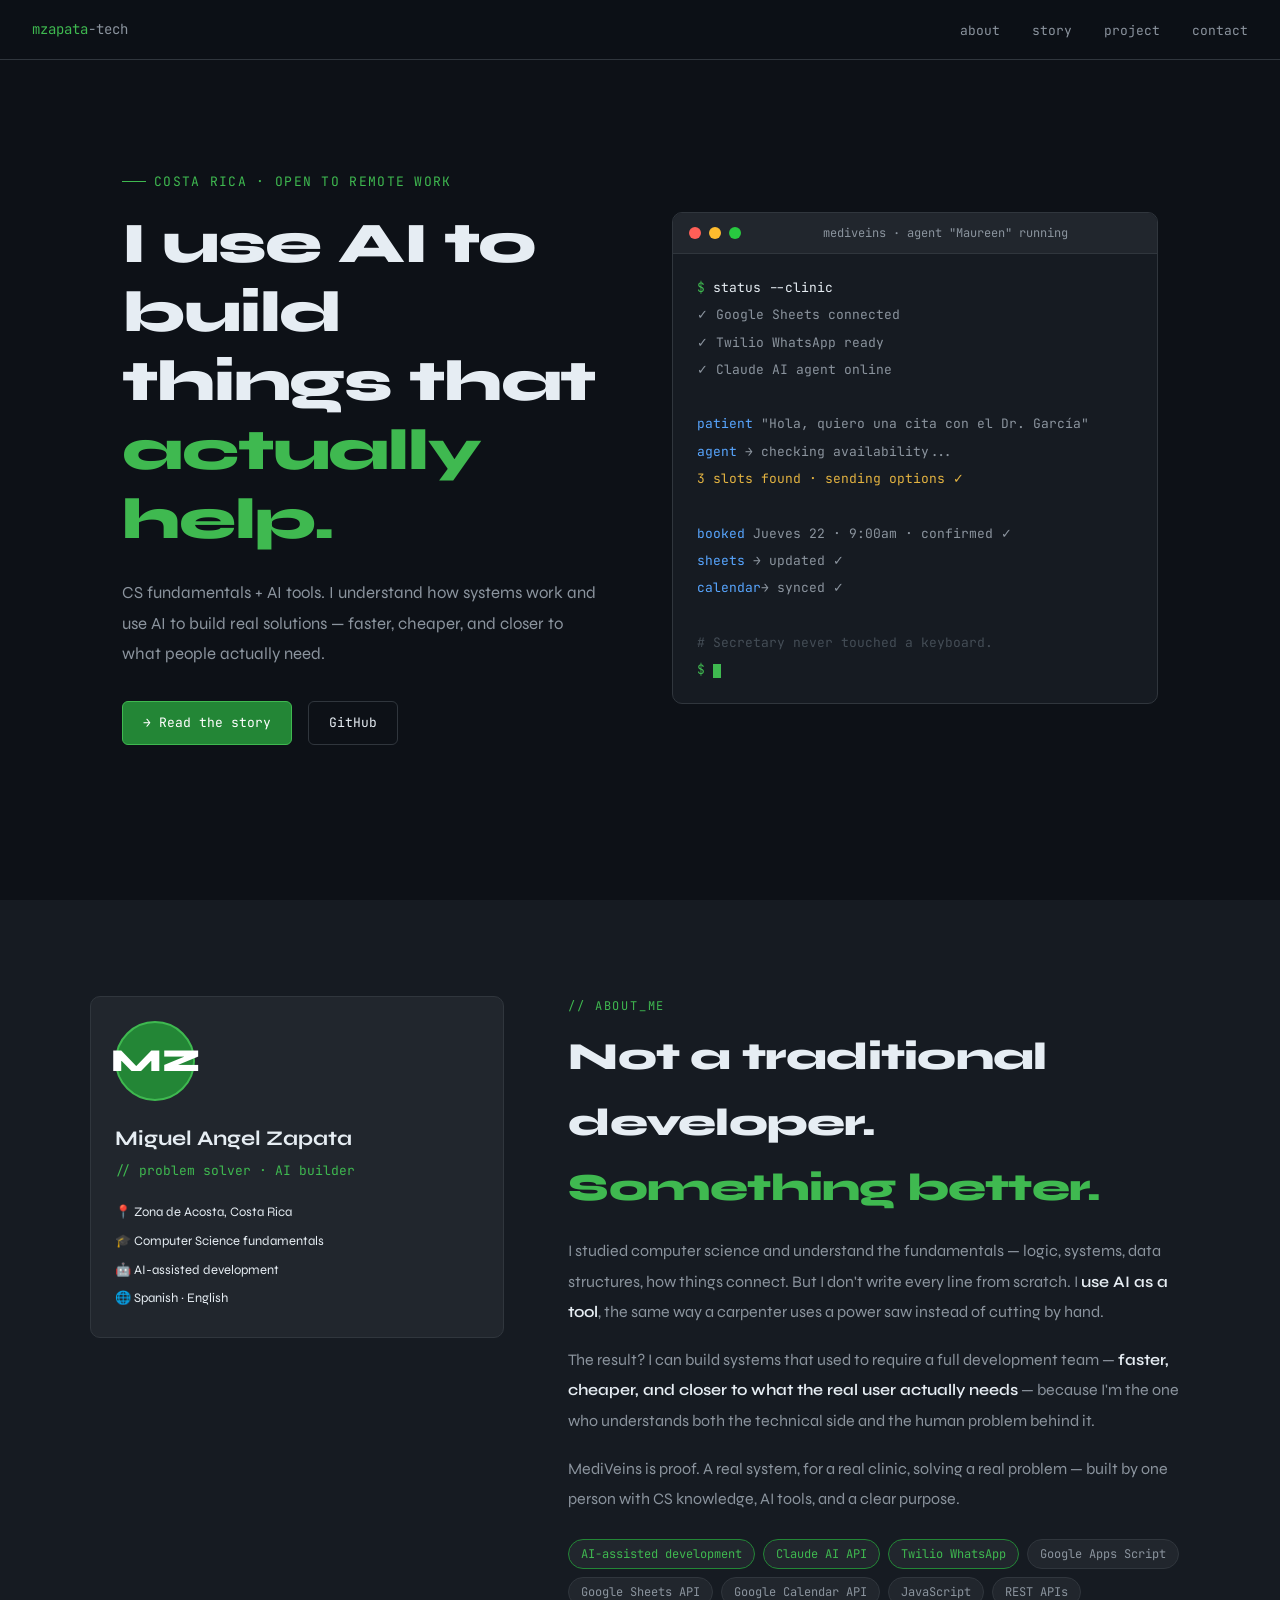
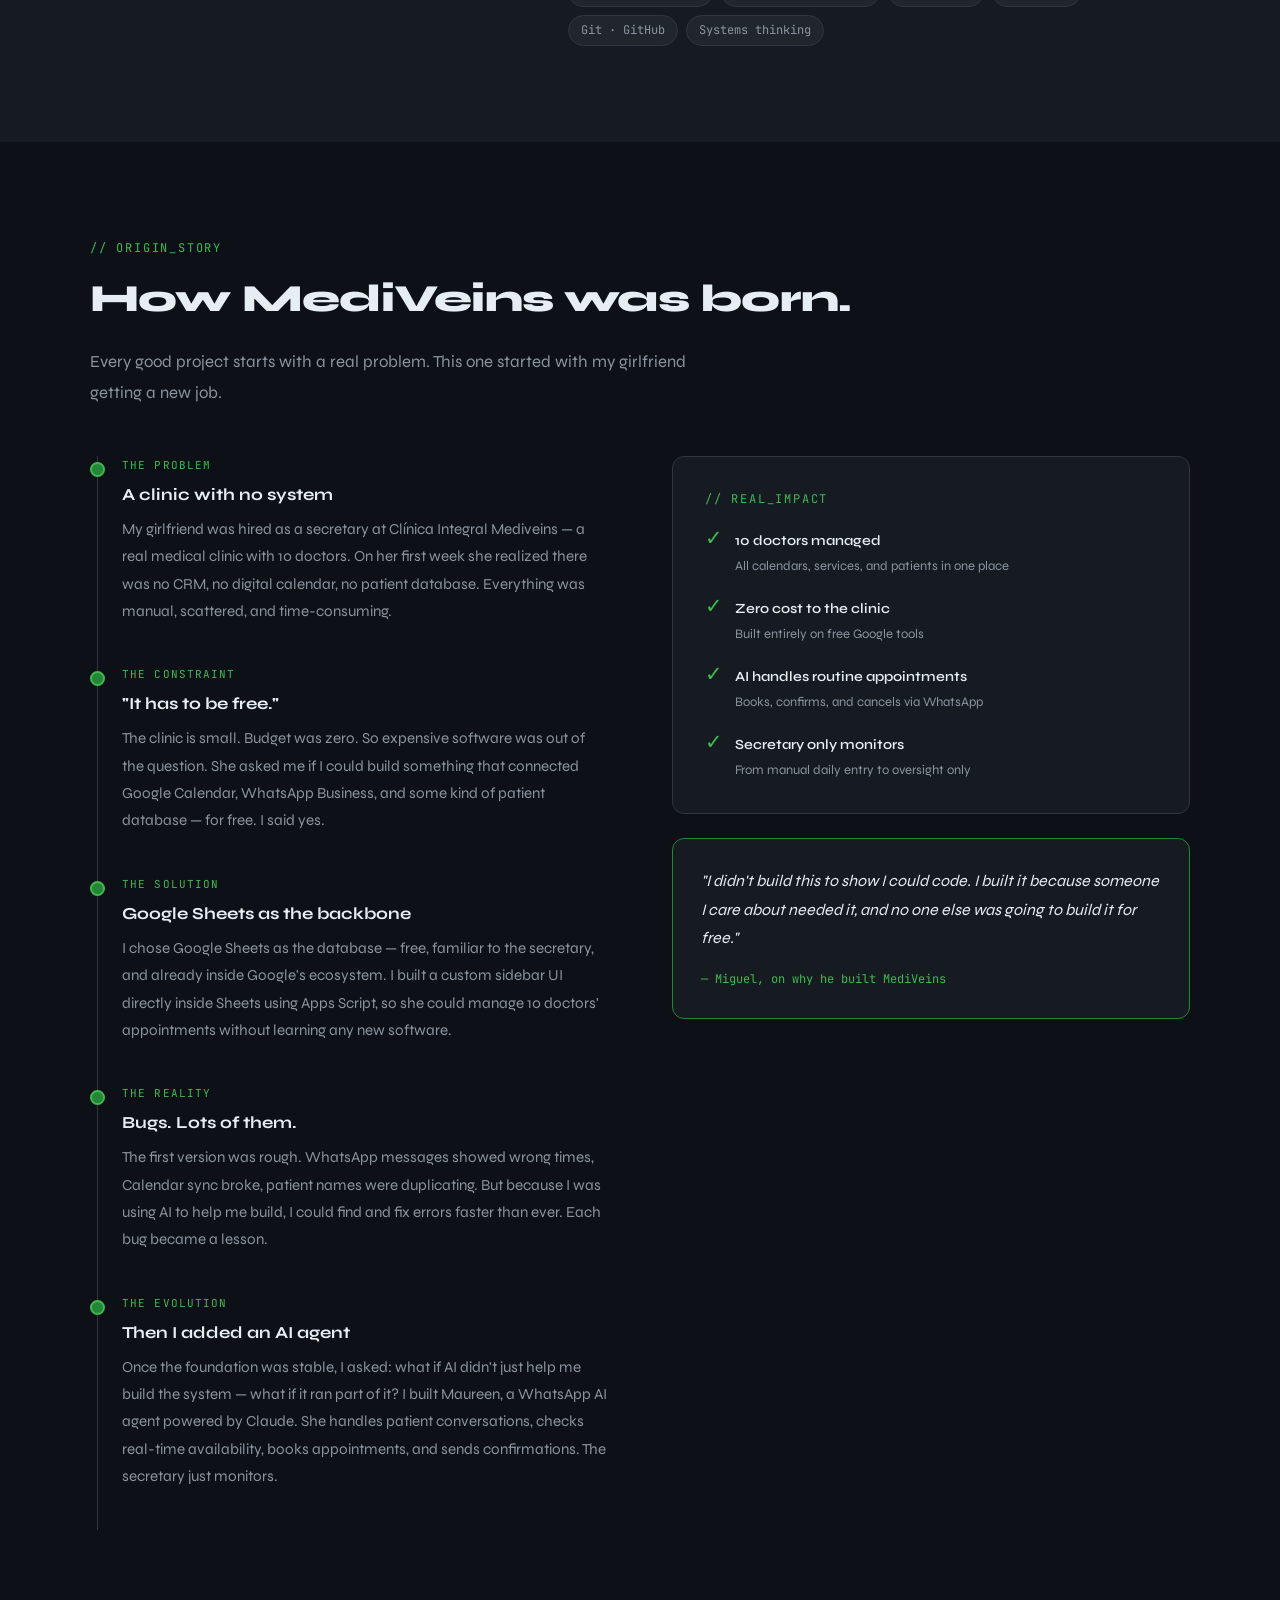
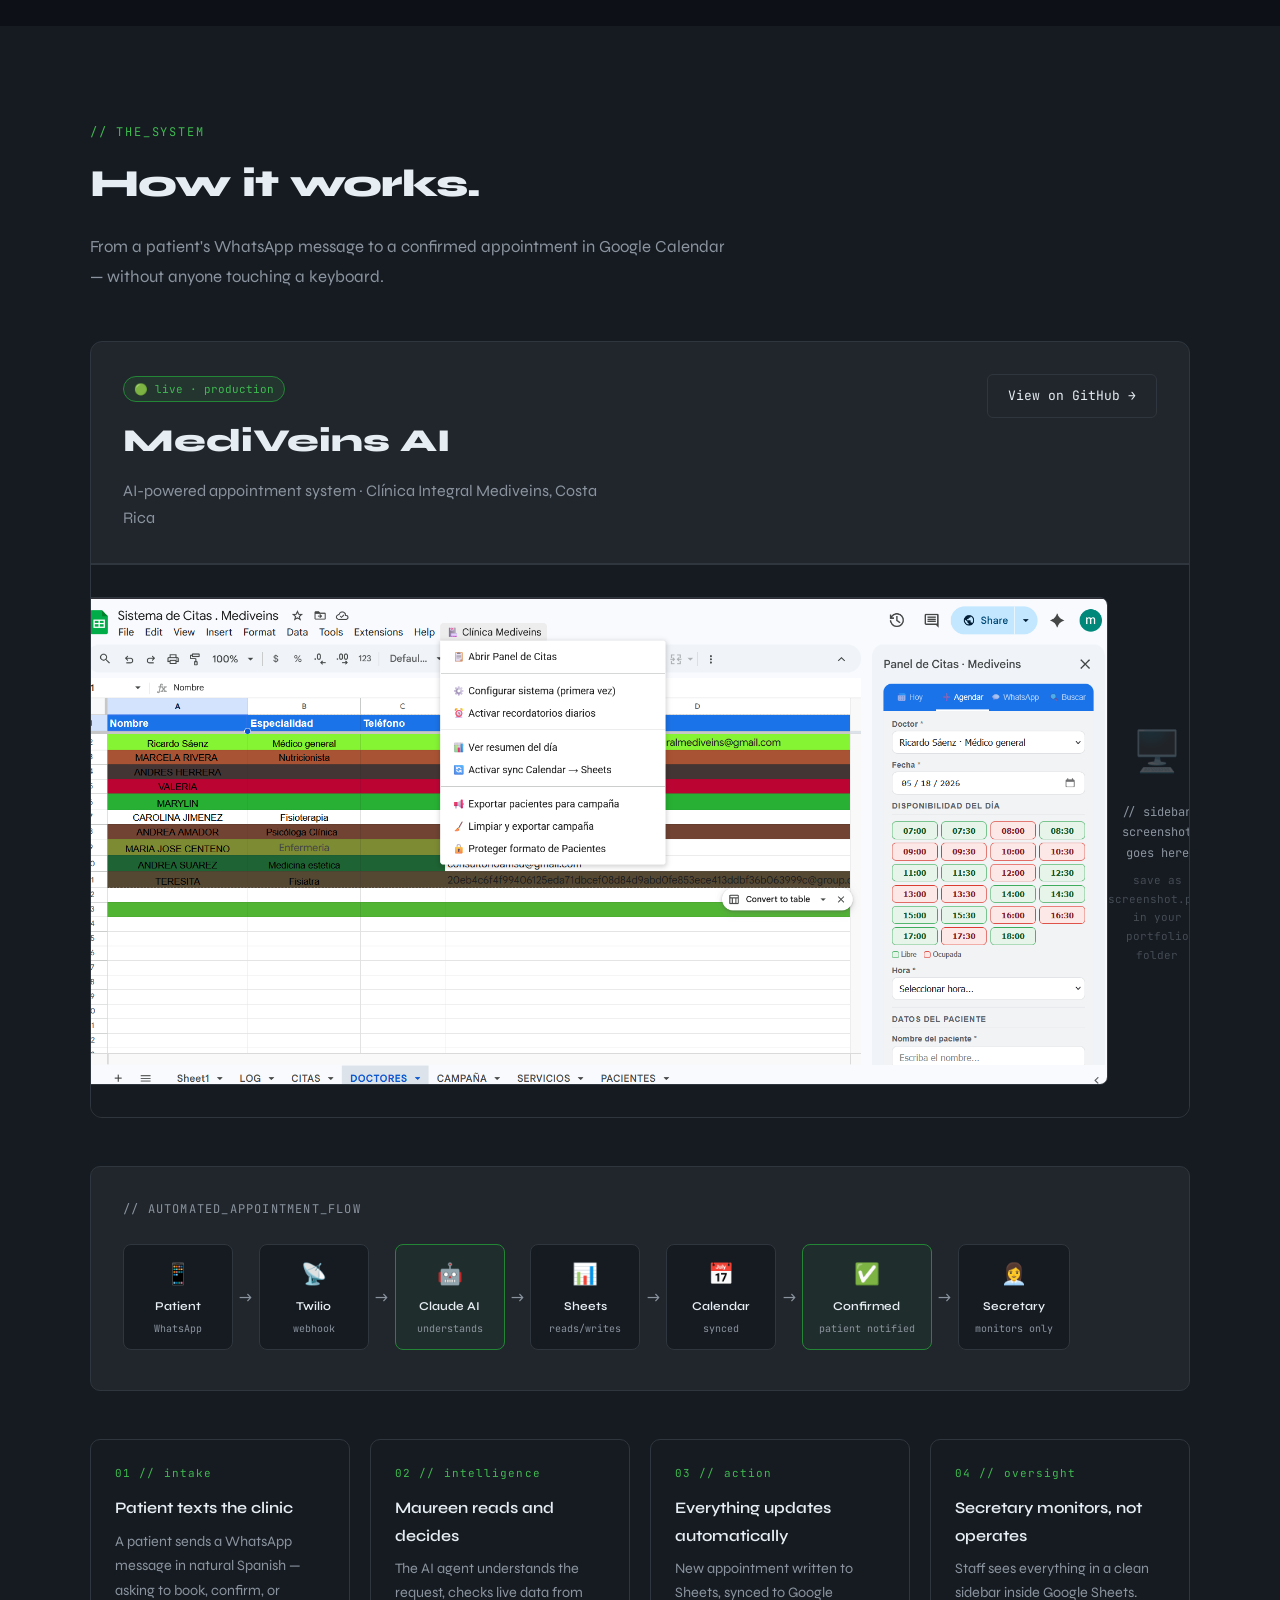
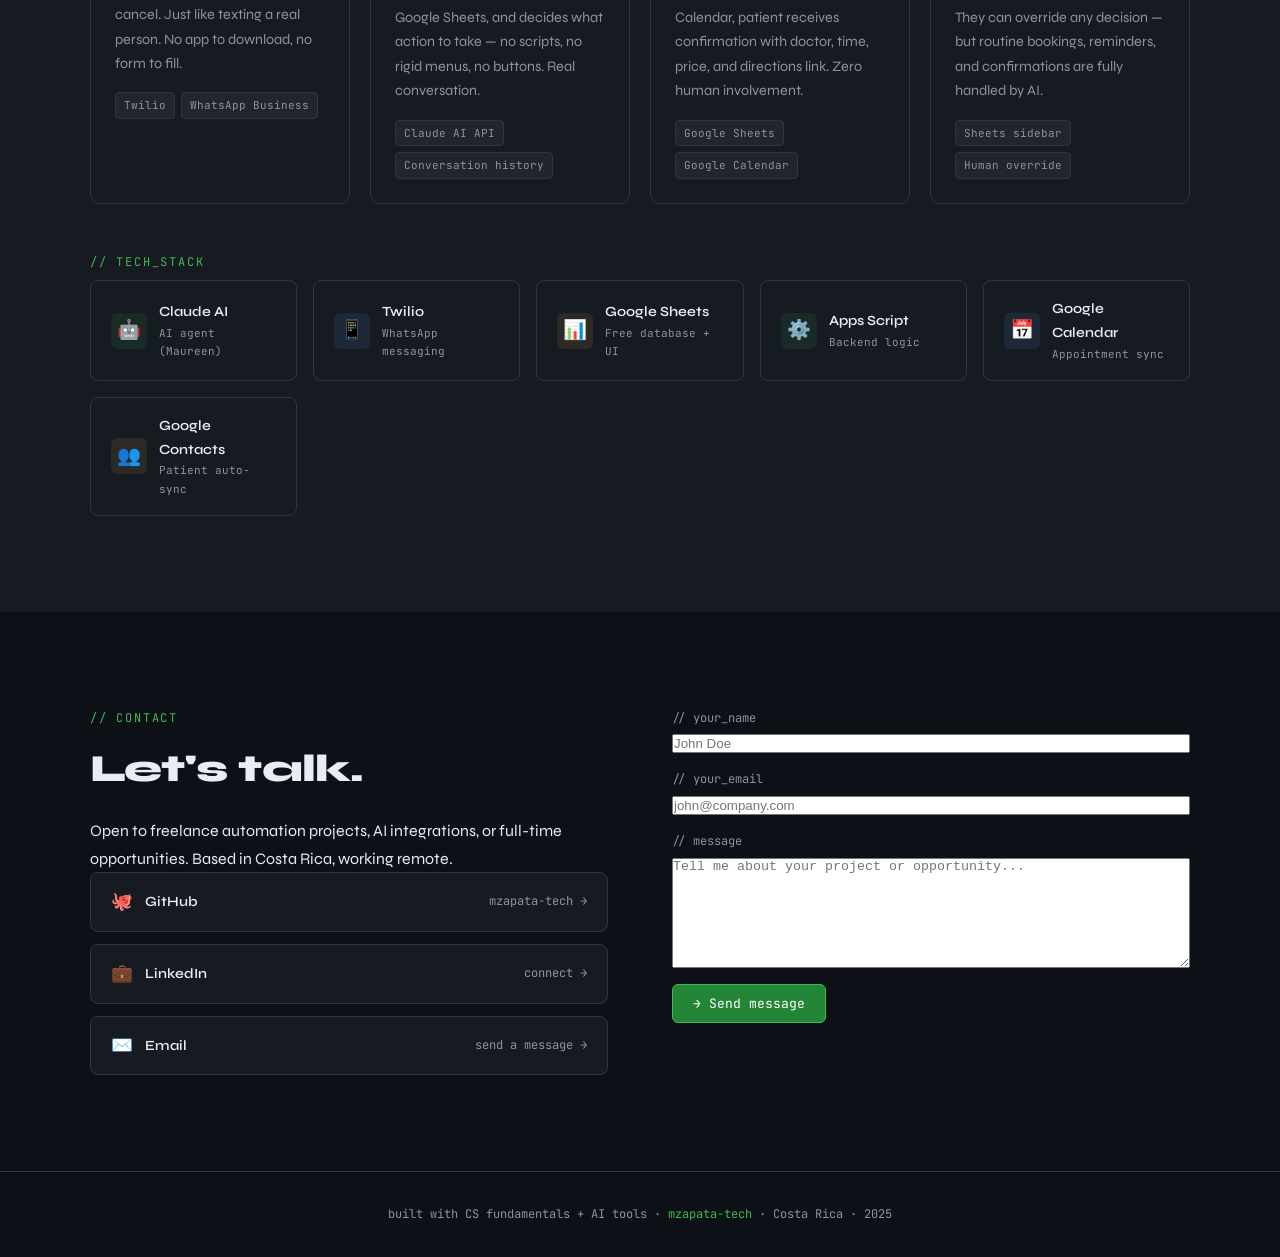
<file: index.html>
<!DOCTYPE html>
<html lang="en">
<head>
<meta charset="UTF-8">
<meta name="viewport" content="width=device-width, initial-scale=1.0">
<title>Miguel Zapata · Problem Solver</title>
<link href="https://fonts.googleapis.com/css2?family=JetBrains+Mono:wght@400;500;700&family=Syne:wght@400;600;800&display=swap" rel="stylesheet">
<style>
  *, *::before, *::after { margin: 0; padding: 0; box-sizing: border-box; }
  :root {
    --bg:#0d1117; --bg2:#161b22; --bg3:#21262d; --border:#30363d;
    --green:#3fb950; --green-dim:#238636; --blue:#58a6ff; --amber:#e3b341;
    --text:#e6edf3; --muted:#8b949e;
    --mono:'JetBrains Mono',monospace; --sans:'Syne',sans-serif;
  }
  html { scroll-behavior: smooth; }
  body { background:var(--bg); color:var(--text); font-family:var(--sans); line-height:1.7; overflow-x:hidden; }

  nav { position:fixed; top:0; left:0; right:0; z-index:100; background:rgba(13,17,23,0.88); backdrop-filter:blur(12px); border-bottom:1px solid var(--border); padding:0 2rem; display:flex; align-items:center; justify-content:space-between; height:60px; }
  .nav-logo { font-family:var(--mono); font-size:14px; color:var(--green); }
  .nav-logo span { color:var(--muted); }
  .nav-links { display:flex; gap:2rem; list-style:none; }
  .nav-links a { font-family:var(--mono); font-size:13px; color:var(--muted); text-decoration:none; transition:color 0.2s; }
  .nav-links a:hover { color:var(--green); }

  #hero { min-height:100vh; display:flex; align-items:center; padding:80px 2rem 4rem; max-width:1100px; margin:0 auto; }
  .hero-grid { display:grid; grid-template-columns:1fr 1fr; gap:4rem; align-items:center; width:100%; }
  .hero-tag { font-family:var(--mono); font-size:13px; color:var(--green); letter-spacing:0.1em; text-transform:uppercase; margin-bottom:1rem; display:flex; align-items:center; gap:8px; }
  .hero-tag::before { content:''; display:inline-block; width:24px; height:1px; background:var(--green); }
  h1 { font-size:clamp(2.2rem,4.5vw,3.8rem); font-weight:800; line-height:1.2; letter-spacing:-0.02em; margin-bottom:1.5rem; }
  h1 .accent { color:var(--green); }
  .hero-desc { font-size:1.05rem; color:var(--muted); margin-bottom:2rem; max-width:480px; line-height:1.8; }
  .hero-btns { display:flex; gap:1rem; flex-wrap:wrap; }
  .btn { font-family:var(--mono); font-size:13px; padding:10px 20px; border-radius:6px; text-decoration:none; transition:all 0.2s; display:inline-flex; align-items:center; gap:8px; cursor:pointer; border:none; }
  .btn-primary { background:var(--green-dim); color:#fff; border:1px solid var(--green); }
  .btn-primary:hover { background:var(--green); color:var(--bg); }
  .btn-secondary { background:transparent; color:var(--text); border:1px solid var(--border); }
  .btn-secondary:hover { border-color:var(--green); color:var(--green); }

  .terminal { background:var(--bg2); border:1px solid var(--border); border-radius:10px; overflow:hidden; font-family:var(--mono); font-size:13px; }
  .terminal-bar { background:var(--bg3); padding:10px 16px; display:flex; align-items:center; gap:8px; border-bottom:1px solid var(--border); }
  .dot { width:12px; height:12px; border-radius:50%; }
  .dot-r{background:#ff5f57;} .dot-y{background:#febc2e;} .dot-g{background:#28c840;}
  .terminal-title { font-size:12px; color:var(--muted); margin-left:auto; margin-right:auto; }
  .terminal-body { padding:1.25rem 1.5rem; line-height:2.1; }
  .t-prompt{color:var(--green);} .t-cmd{color:var(--text);} .t-out{color:var(--muted);}
  .t-key{color:var(--blue);} .t-val{color:var(--amber);} .t-comment{color:#444d56;}
  .cursor { display:inline-block; width:8px; height:14px; background:var(--green); vertical-align:middle; animation:blink 1s step-end infinite; }
  @keyframes blink { 50%{opacity:0;} }

  section { padding:6rem 2rem; }
  .container { max-width:1100px; margin:0 auto; }
  .section-label { font-family:var(--mono); font-size:12px; color:var(--green); letter-spacing:0.15em; text-transform:uppercase; margin-bottom:0.5rem; }
  h2 { font-size:clamp(1.8rem,3vw,2.5rem); font-weight:800; letter-spacing:-0.02em; margin-bottom:1rem; }
  .section-lead { font-size:1.05rem; color:var(--muted); max-width:640px; margin-bottom:3rem; line-height:1.8; }

  #about { background:var(--bg2); }
  .about-grid { display:grid; grid-template-columns:1fr 1.5fr; gap:4rem; align-items:start; }
  .about-card { background:var(--bg3); border:1px solid var(--border); border-radius:10px; padding:1.5rem; }
  .about-avatar { width:80px; height:80px; border-radius:50%; background:var(--green-dim); border:2px solid var(--green); display:flex; align-items:center; justify-content:center; font-size:2rem; font-weight:800; color:#fff; margin-bottom:1.25rem; }
  .about-name { font-size:1.3rem; font-weight:700; margin-bottom:0.25rem; }
  .about-role { font-family:var(--mono); font-size:13px; color:var(--green); margin-bottom:1rem; }
  .about-meta { font-size:13px; color:var(--muted); line-height:2.2; }
  .about-meta span { color:var(--text); }
  .about-text { font-size:1rem; color:var(--muted); line-height:1.9; }
  .about-text p { margin-bottom:1.1rem; }
  .about-text strong { color:var(--text); font-weight:600; }
  .skills-grid { display:flex; flex-wrap:wrap; gap:8px; margin-top:1.5rem; }
  .skill-tag { font-family:var(--mono); font-size:12px; padding:4px 12px; background:var(--bg3); border:1px solid var(--border); border-radius:20px; color:var(--muted); }
  .skill-tag.green { border-color:var(--green-dim); color:var(--green); }

  #story { background:var(--bg); }
  .story-layout { display:grid; grid-template-columns:1fr 1fr; gap:4rem; align-items:start; }
  .story-timeline { position:relative; padding-left:2rem; }
  .story-timeline::before { content:''; position:absolute; left:7px; top:0; bottom:0; width:1px; background:var(--border); }
  .story-entry { position:relative; margin-bottom:2.5rem; }
  .story-dot { position:absolute; left:-2rem; top:6px; width:15px; height:15px; border-radius:50%; background:var(--bg3); border:2px solid var(--border); }
  .story-dot.active { background:var(--green-dim); border-color:var(--green); }
  .story-entry-label { font-family:var(--mono); font-size:11px; color:var(--green); letter-spacing:0.1em; text-transform:uppercase; margin-bottom:0.4rem; }
  .story-entry h3 { font-size:1.05rem; font-weight:700; margin-bottom:0.4rem; }
  .story-entry p { font-size:0.95rem; color:var(--muted); line-height:1.8; }
  .story-sticky { position:sticky; top:80px; display:flex; flex-direction:column; gap:1.5rem; }
  .impact-card { background:var(--bg2); border:1px solid var(--border); border-radius:12px; padding:2rem; }
  .impact-item { display:flex; align-items:flex-start; gap:12px; margin-bottom:1.25rem; }
  .impact-item:last-child { margin-bottom:0; }
  .impact-check { color:var(--green); font-size:1.3rem; line-height:1; flex-shrink:0; }
  .impact-title { font-size:14px; font-weight:600; margin-bottom:2px; }
  .impact-sub { font-size:13px; color:var(--muted); }
  .quote-card { background:var(--bg2); border:1px solid var(--green-dim); border-radius:12px; padding:1.75rem; }
  .quote-text { font-size:1rem; line-height:1.8; color:var(--text); font-style:italic; margin-bottom:1rem; }
  .quote-attr { font-family:var(--mono); font-size:12px; color:var(--green); }

  #project { background:var(--bg2); }
  .project-box { background:var(--bg3); border:1px solid var(--border); border-radius:12px; overflow:hidden; margin-bottom:3rem; }
  .project-header { padding:2rem; border-bottom:1px solid var(--border); display:flex; align-items:flex-start; justify-content:space-between; gap:1rem; flex-wrap:wrap; }
  .project-badge { font-family:var(--mono); font-size:11px; background:rgba(63,185,80,0.1); border:1px solid var(--green-dim); color:var(--green); padding:3px 10px; border-radius:20px; margin-bottom:0.75rem; display:inline-block; }
  .project-title { font-size:2rem; font-weight:800; margin-bottom:0.5rem; }
  .project-sub { color:var(--muted); font-size:1rem; max-width:500px; }
  .screenshot-area { background:var(--bg2); border-top:1px solid var(--border); padding:2rem; min-height:260px; display:flex; align-items:center; justify-content:center; }
  .screenshot-placeholder { text-align:center; color:var(--muted); }
  .screenshot-placeholder .icon { font-size:2.5rem; margin-bottom:1rem; opacity:0.25; }
  .screenshot-placeholder p { font-family:var(--mono); font-size:12px; }

  .flow { background:var(--bg3); border:1px solid var(--border); border-radius:10px; padding:2rem; margin-bottom:3rem; }
  .flow-label { font-family:var(--mono); font-size:12px; color:var(--muted); letter-spacing:0.1em; text-transform:uppercase; margin-bottom:1.5rem; }
  .flow-steps { display:flex; align-items:center; overflow-x:auto; padding-bottom:0.5rem; }
  .flow-step { flex-shrink:0; background:var(--bg2); border:1px solid var(--border); border-radius:8px; padding:0.75rem 1rem; text-align:center; min-width:110px; }
  .flow-step .fs-icon { font-size:1.3rem; margin-bottom:0.25rem; }
  .flow-step .fs-label { font-size:12px; font-weight:600; margin-bottom:0.2rem; }
  .flow-step .fs-sub { font-family:var(--mono); font-size:10px; color:var(--muted); }
  .flow-step.green-step { border-color:var(--green-dim); background:rgba(35,134,54,0.08); }
  .flow-arrow { color:var(--muted); font-size:1rem; padding:0 0.4rem; flex-shrink:0; }

  .how-grid { display:grid; grid-template-columns:repeat(auto-fit,minmax(260px,1fr)); gap:1.25rem; margin-bottom:3rem; }
  .how-card { background:var(--bg2); border:1px solid var(--border); border-radius:10px; padding:1.5rem; transition:border-color 0.2s; }
  .how-card:hover { border-color:var(--green-dim); }
  .how-num { font-family:var(--mono); font-size:11px; color:var(--green); letter-spacing:0.1em; margin-bottom:0.75rem; }
  .how-card h3 { font-size:1rem; font-weight:600; margin-bottom:0.5rem; }
  .how-card p { font-size:0.9rem; color:var(--muted); line-height:1.7; }
  .tag-row { display:flex; flex-wrap:wrap; gap:6px; margin-top:1rem; }
  .tag { font-family:var(--mono); font-size:11px; padding:3px 8px; border-radius:4px; background:var(--bg3); border:1px solid var(--border); color:var(--muted); }

  .stack-grid { display:grid; grid-template-columns:repeat(auto-fit,minmax(200px,1fr)); gap:1rem; }
  .stack-item { background:var(--bg2); border:1px solid var(--border); border-radius:8px; padding:1rem 1.25rem; display:flex; align-items:center; gap:12px; transition:border-color 0.2s; }
  .stack-item:hover { border-color:var(--green-dim); }
  .stack-icon { width:36px; height:36px; border-radius:6px; display:flex; align-items:center; justify-content:center; font-size:1.2rem; flex-shrink:0; }
  .si-name { font-size:14px; font-weight:600; }
  .si-role { font-family:var(--mono); font-size:11px; color:var(--muted); }

  #contact { background:var(--bg); }
  .contact-grid { display:grid; grid-template-columns:1fr 1fr; gap:4rem; align-items:start; }
  .contact-text p { color:var(--muted); font-size:1rem; line-height:1.9; margin-bottom:1.5rem; }
  .contact-links { display:flex; flex-direction:column; gap:0.75rem; }
  .contact-link { display:flex; align-items:center; gap:12px; background:var(--bg2); border:1px solid var(--border); border-radius:8px; padding:0.875rem 1.25rem; text-decoration:none; color:var(--text); transition:all 0.2s; }
  .contact-link:hover { border-color:var(--green); color:var(--green); }
  .cl-icon { font-size:1.1rem; }
  .cl-label { font-size:14px; font-weight:600; }
  .cl-sub { font-family:var(--mono); font-size:12px; color:var(--muted); margin-left:auto; }
  .contact-form { display:flex; flex-direction:column; gap:1rem; }
  .form-group { display:flex; flex-direction:column; gap:0.4rem; }
  .form-group label { font-family:var(--mono); font-size:12px; color:var(--muted); }
  
   color:var(--text); font-family:var(--sans); font-size:14px; outline:none; transition:border-color 0.2s; }
  .form-group input:focus, .form-group textarea:focus { border-color:var(--green); }
  .form-group textarea { resize:vertical; min-height:110px; }

  footer { border-top:1px solid var(--border); padding:2rem; text-align:center; font-family:var(--mono); font-size:12px; color:var(--muted); }
  footer a { color:var(--green); text-decoration:none; }

  .fade-up { opacity:0; transform:translateY(24px); transition:opacity 0.6s ease,transform 0.6s ease; }
  .fade-up.visible { opacity:1; transform:none; }

  @media(max-width:768px) {
    .hero-grid,.about-grid,.story-layout,.contact-grid { grid-template-columns:1fr; }
    .hero-terminal,.story-sticky { display:none; }
    nav { padding:0 1rem; }
    .nav-links { gap:1rem; }
    section { padding:4rem 1.25rem; }
  }
</style>
</head>
<body>

<nav>
  <div class="nav-logo">mzapata<span>-tech</span></div>
  <ul class="nav-links">
    <li><a href="#about">about</a></li>
    <li><a href="#story">story</a></li>
    <li><a href="#project">project</a></li>
    <li><a href="#contact">contact</a></li>
  </ul>
</nav>

<!-- HERO -->
<div id="hero">
  <div class="hero-grid">
    <div class="fade-up">
      <div class="hero-tag">Costa Rica · Open to remote work</div>
      <h1>I use AI to build<br>things that <span class="accent">actually help.</span></h1>
      <p class="hero-desc">CS fundamentals + AI tools. I understand how systems work and use AI to build real solutions — faster, cheaper, and closer to what people actually need.</p>
      <div class="hero-btns">
        <a href="#story" class="btn btn-primary">→ Read the story</a>
        <a href="https://github.com/mzapata-tech" target="_blank" class="btn btn-secondary">GitHub</a>
      </div>
    </div>
    <div class="hero-terminal fade-up" style="transition-delay:0.15s">
      <div class="terminal">
        <div class="terminal-bar">
          <div class="dot dot-r"></div><div class="dot dot-y"></div><div class="dot dot-g"></div>
          <div class="terminal-title">mediveins · agent "Maureen" running</div>
        </div>
        <div class="terminal-body">
          <div><span class="t-prompt">$</span> <span class="t-cmd">status --clinic</span></div>
          <div class="t-out">✓ Google Sheets connected</div>
          <div class="t-out">✓ Twilio WhatsApp ready</div>
          <div class="t-out">✓ Claude AI agent online</div>
          <div>&nbsp;</div>
          <div><span class="t-key">patient </span><span class="t-out">"Hola, quiero una cita con el Dr. García"</span></div>
          <div><span class="t-key">agent  </span><span class="t-out">→ checking availability...</span></div>
          <div><span class="t-val">3 slots found · sending options ✓</span></div>
          <div>&nbsp;</div>
          <div><span class="t-key">booked </span><span class="t-out">Jueves 22 · 9:00am · confirmed ✓</span></div>
          <div><span class="t-key">sheets </span><span class="t-out">→ updated ✓</span></div>
          <div><span class="t-key">calendar</span><span class="t-out">→ synced ✓</span></div>
          <div>&nbsp;</div>
          <div><span class="t-comment"># Secretary never touched a keyboard.</span></div>
          <div><span class="t-prompt">$</span> <span class="cursor"></span></div>
        </div>
      </div>
    </div>
  </div>
</div>

<!-- ABOUT -->
<section id="about">
  <div class="container">
    <div class="about-grid">
      <div class="fade-up">
        <div class="about-card">
          <div class="about-avatar">MZ</div>
          <div class="about-name">Miguel Angel Zapata</div>
          <div class="about-role">// problem solver · AI builder</div>
          <div class="about-meta">
            📍 <span>Zona de Acosta, Costa Rica</span><br>
            🎓 <span>Computer Science fundamentals</span><br>
            🤖 <span>AI-assisted development</span><br>
            🌐 <span>Spanish · English</span>
          </div>
        </div>
      </div>
      <div class="fade-up" style="transition-delay:0.15s">
        <div class="section-label">// about_me</div>
        <h2>Not a traditional developer.<br><span style="color:var(--green)">Something better.</span></h2>
        <div class="about-text">
          <p>I studied computer science and understand the fundamentals — logic, systems, data structures, how things connect. But I don't write every line from scratch. I <strong>use AI as a tool</strong>, the same way a carpenter uses a power saw instead of cutting by hand.</p>
          <p>The result? I can build systems that used to require a full development team — <strong>faster, cheaper, and closer to what the real user actually needs</strong> — because I'm the one who understands both the technical side and the human problem behind it.</p>
          <p>MediVeins is proof. A real system, for a real clinic, solving a real problem — built by one person with CS knowledge, AI tools, and a clear purpose.</p>
        </div>
        <div class="skills-grid">
          <span class="skill-tag green">AI-assisted development</span>
          <span class="skill-tag green">Claude AI API</span>
          <span class="skill-tag green">Twilio WhatsApp</span>
          <span class="skill-tag">Google Apps Script</span>
          <span class="skill-tag">Google Sheets API</span>
          <span class="skill-tag">Google Calendar API</span>
          <span class="skill-tag">JavaScript</span>
          <span class="skill-tag">REST APIs</span>
          <span class="skill-tag">Git · GitHub</span>
          <span class="skill-tag">Systems thinking</span>
        </div>
      </div>
    </div>
  </div>
</section>

<!-- STORY -->
<section id="story">
  <div class="container">
    <div class="section-label fade-up">// origin_story</div>
    <h2 class="fade-up">How MediVeins was born.</h2>
    <p class="section-lead fade-up">Every good project starts with a real problem. This one started with my girlfriend getting a new job.</p>

    <div class="story-layout">
      <div class="story-timeline fade-up">
        <div class="story-entry">
          <div class="story-dot active"></div>
          <div class="story-entry-label">the problem</div>
          <h3>A clinic with no system</h3>
          <p>My girlfriend was hired as a secretary at Clínica Integral Mediveins — a real medical clinic with 10 doctors. On her first week she realized there was no CRM, no digital calendar, no patient database. Everything was manual, scattered, and time-consuming.</p>
        </div>
        <div class="story-entry">
          <div class="story-dot active"></div>
          <div class="story-entry-label">the constraint</div>
          <h3>"It has to be free."</h3>
          <p>The clinic is small. Budget was zero. So expensive software was out of the question. She asked me if I could build something that connected Google Calendar, WhatsApp Business, and some kind of patient database — for free. I said yes.</p>
        </div>
        <div class="story-entry">
          <div class="story-dot active"></div>
          <div class="story-entry-label">the solution</div>
          <h3>Google Sheets as the backbone</h3>
          <p>I chose Google Sheets as the database — free, familiar to the secretary, and already inside Google's ecosystem. I built a custom sidebar UI directly inside Sheets using Apps Script, so she could manage 10 doctors' appointments without learning any new software.</p>
        </div>
        <div class="story-entry">
          <div class="story-dot active"></div>
          <div class="story-entry-label">the reality</div>
          <h3>Bugs. Lots of them.</h3>
          <p>The first version was rough. WhatsApp messages showed wrong times, Calendar sync broke, patient names were duplicating. But because I was using AI to help me build, I could find and fix errors faster than ever. Each bug became a lesson.</p>
        </div>
        <div class="story-entry">
          <div class="story-dot active"></div>
          <div class="story-entry-label">the evolution</div>
          <h3>Then I added an AI agent</h3>
          <p>Once the foundation was stable, I asked: what if AI didn't just help me build the system — what if it ran part of it? I built Maureen, a WhatsApp AI agent powered by Claude. She handles patient conversations, checks real-time availability, books appointments, and sends confirmations. The secretary just monitors.</p>
        </div>
      </div>

      <div class="story-sticky fade-up" style="transition-delay:0.15s">
        <div class="impact-card">
          <div class="section-label" style="margin-bottom:1.25rem;">// real_impact</div>
          <div class="impact-item">
            <div class="impact-check">✓</div>
            <div><div class="impact-title">10 doctors managed</div><div class="impact-sub">All calendars, services, and patients in one place</div></div>
          </div>
          <div class="impact-item">
            <div class="impact-check">✓</div>
            <div><div class="impact-title">Zero cost to the clinic</div><div class="impact-sub">Built entirely on free Google tools</div></div>
          </div>
          <div class="impact-item">
            <div class="impact-check">✓</div>
            <div><div class="impact-title">AI handles routine appointments</div><div class="impact-sub">Books, confirms, and cancels via WhatsApp</div></div>
          </div>
          <div class="impact-item">
            <div class="impact-check">✓</div>
            <div><div class="impact-title">Secretary only monitors</div><div class="impact-sub">From manual daily entry to oversight only</div></div>
          </div>
        </div>
        <div class="quote-card">
          <div class="quote-text">"I didn't build this to show I could code. I built it because someone I care about needed it, and no one else was going to build it for free."</div>
          <div class="quote-attr">— Miguel, on why he built MediVeins</div>
        </div>
      </div>
    </div>
  </div>
</section>

<!-- PROJECT -->
<section id="project">
  <div class="container">
    <div class="section-label fade-up">// the_system</div>
    <h2 class="fade-up">How it works.</h2>
    <p class="section-lead fade-up">From a patient's WhatsApp message to a confirmed appointment in Google Calendar — without anyone touching a keyboard.</p>

    <div class="project-box fade-up">
      <div class="project-header">
        <div>
          <div class="project-badge">🟢 live · production</div>
          <div class="project-title">MediVeins AI</div>
          <div class="project-sub">AI-powered appointment system · Clínica Integral Mediveins, Costa Rica</div>
        </div>
        <div>
          <a href="https://github.com/mzapata-tech/mediveins-ai" target="_blank" class="btn btn-secondary">View on GitHub →</a>
        </div>
      </div>
      <div class="screenshot-area">
        <img src="dashboard.png" style="max-width:100%; border-radius:8px; border:1px solid #30363d;" alt="MediVeins Sidebar">
        <!--
          ADD YOUR SCREENSHOT:
          1. Screenshot your clinic sidebar UI
          2. Save as "screenshot.png" in your portfolio folder
          3. Replace this block with:
          <img src="screenshot.png" style="max-width:100%;border-radius:8px;border:1px solid #30363d;" alt="MediVeins Sidebar">
          
        -->
        <div class="screenshot-placeholder">
          <div class="icon">🖥️</div>
          <p>// sidebar screenshot goes here</p>
          <p style="margin-top:0.5rem;font-size:11px;opacity:0.4">save as screenshot.png in your portfolio folder</p>
        </div>
      </div>
    </div>

    <div class="flow fade-up">
      <div class="flow-label">// automated_appointment_flow</div>
      <div class="flow-steps">
        <div class="flow-step"><div class="fs-icon">📱</div><div class="fs-label">Patient</div><div class="fs-sub">WhatsApp</div></div>
        <div class="flow-arrow">→</div>
        <div class="flow-step"><div class="fs-icon">📡</div><div class="fs-label">Twilio</div><div class="fs-sub">webhook</div></div>
        <div class="flow-arrow">→</div>
        <div class="flow-step green-step"><div class="fs-icon">🤖</div><div class="fs-label">Claude AI</div><div class="fs-sub">understands</div></div>
        <div class="flow-arrow">→</div>
        <div class="flow-step"><div class="fs-icon">📊</div><div class="fs-label">Sheets</div><div class="fs-sub">reads/writes</div></div>
        <div class="flow-arrow">→</div>
        <div class="flow-step"><div class="fs-icon">📅</div><div class="fs-label">Calendar</div><div class="fs-sub">synced</div></div>
        <div class="flow-arrow">→</div>
        <div class="flow-step green-step"><div class="fs-icon">✅</div><div class="fs-label">Confirmed</div><div class="fs-sub">patient notified</div></div>
        <div class="flow-arrow">→</div>
        <div class="flow-step"><div class="fs-icon">👩‍💼</div><div class="fs-label">Secretary</div><div class="fs-sub">monitors only</div></div>
      </div>
    </div>

    <div class="how-grid">
      <div class="how-card fade-up">
        <div class="how-num">01 // intake</div>
        <h3>Patient texts the clinic</h3>
        <p>A patient sends a WhatsApp message in natural Spanish — asking to book, confirm, or cancel. Just like texting a real person. No app to download, no form to fill.</p>
        <div class="tag-row"><span class="tag">Twilio</span><span class="tag">WhatsApp Business</span></div>
      </div>
      <div class="how-card fade-up" style="transition-delay:0.1s">
        <div class="how-num">02 // intelligence</div>
        <h3>Maureen reads and decides</h3>
        <p>The AI agent understands the request, checks live data from Google Sheets, and decides what action to take — no scripts, no rigid menus, no buttons. Real conversation.</p>
        <div class="tag-row"><span class="tag">Claude AI API</span><span class="tag">Conversation history</span></div>
      </div>
      <div class="how-card fade-up" style="transition-delay:0.2s">
        <div class="how-num">03 // action</div>
        <h3>Everything updates automatically</h3>
        <p>New appointment written to Sheets, synced to Google Calendar, patient receives confirmation with doctor, time, price, and directions link. Zero human involvement.</p>
        <div class="tag-row"><span class="tag">Google Sheets</span><span class="tag">Google Calendar</span></div>
      </div>
      <div class="how-card fade-up" style="transition-delay:0.3s">
        <div class="how-num">04 // oversight</div>
        <h3>Secretary monitors, not operates</h3>
        <p>Staff sees everything in a clean sidebar inside Google Sheets. They can override any decision — but routine bookings, reminders, and confirmations are fully handled by AI.</p>
        <div class="tag-row"><span class="tag">Sheets sidebar</span><span class="tag">Human override</span></div>
      </div>
    </div>

    <div class="section-label fade-up">// tech_stack</div>
    <div class="stack-grid fade-up">
      <div class="stack-item"><div class="stack-icon" style="background:rgba(63,185,80,0.1)">🤖</div><div><div class="si-name">Claude AI</div><div class="si-role">AI agent (Maureen)</div></div></div>
      <div class="stack-item"><div class="stack-icon" style="background:rgba(88,166,255,0.1)">📱</div><div><div class="si-name">Twilio</div><div class="si-role">WhatsApp messaging</div></div></div>
      <div class="stack-item"><div class="stack-icon" style="background:rgba(227,179,65,0.1)">📊</div><div><div class="si-name">Google Sheets</div><div class="si-role">Free database + UI</div></div></div>
      <div class="stack-item"><div class="stack-icon" style="background:rgba(63,185,80,0.1)">⚙️</div><div><div class="si-name">Apps Script</div><div class="si-role">Backend logic</div></div></div>
      <div class="stack-item"><div class="stack-icon" style="background:rgba(88,166,255,0.1)">📅</div><div><div class="si-name">Google Calendar</div><div class="si-role">Appointment sync</div></div></div>
      <div class="stack-item"><div class="stack-icon" style="background:rgba(227,179,65,0.1)">👥</div><div><div class="si-name">Google Contacts</div><div class="si-role">Patient auto-sync</div></div></div>
    </div>
  </div>
</section>

<!-- CONTACT -->
<section id="contact">
  <div class="container">
    <div class="contact-grid">
      <div class="fade-up">
        <div class="section-label">// contact</div>
        <h2>Let's talk.</h2>
        <p>Open to freelance automation projects, AI integrations, or full-time opportunities. Based in Costa Rica, working remote.</p>
        <div class="contact-links">
          <a href="https://github.com/mzapata-tech" target="_blank" class="contact-link">
            <span class="cl-icon">🐙</span><span class="cl-label">GitHub</span><span class="cl-sub">mzapata-tech →</span>
          </a>
          <a href="https://www.linkedin.com/in/miguel-angel-zapata-s%C3%A1nchez-700801200/" target="_blank" class="contact-link">
            <span class="cl-icon">💼</span><span class="cl-label">LinkedIn</span><span class="cl-sub">connect →</span>
          </a>
          <a href="mailto:miguelzapatauh@gmail.com" class="contact-link">
            <span class="cl-icon">✉️</span><span class="cl-label">Email</span><span class="cl-sub">send a message →</span>
          </a>
        </div>
      </div>
      <div class="fade-up" style="transition-delay:0.15s">
        <form class="contact-form" action="https://formspree.io/f/xredgkdl" method="POST">
          <div class="form-group"><label>// your_name</label><input type="text" name="name" placeholder="John Doe"></div>
          <div class="form-group"><label>// your_email</label><input type="email" name="email" placeholder="john@company.com"></div>
          <div class="form-group"><label>// message</label><textarea name="message" placeholder="Tell me about your project or opportunity..."></textarea></div>
          <button type="submit" class="btn btn-primary" style="align-self:flex-start">→ Send message</button>
        </form>
      </div>
    </div>
  </div>
</section>

<footer>
  built with CS fundamentals + AI tools · <a href="https://github.com/mzapata-tech">mzapata-tech</a> · Costa Rica · 2025
</footer>

<script>
  const obs = new IntersectionObserver(entries => {
    entries.forEach(e => { if(e.isIntersecting){ e.target.classList.add('visible'); obs.unobserve(e.target); }});
  }, { threshold: 0.1 });
  document.querySelectorAll('.fade-up').forEach((el,i) => {
    if(i < 4) el.classList.add('visible'); else obs.observe(el);
  });
</script>
</body>
</html>
</file>
